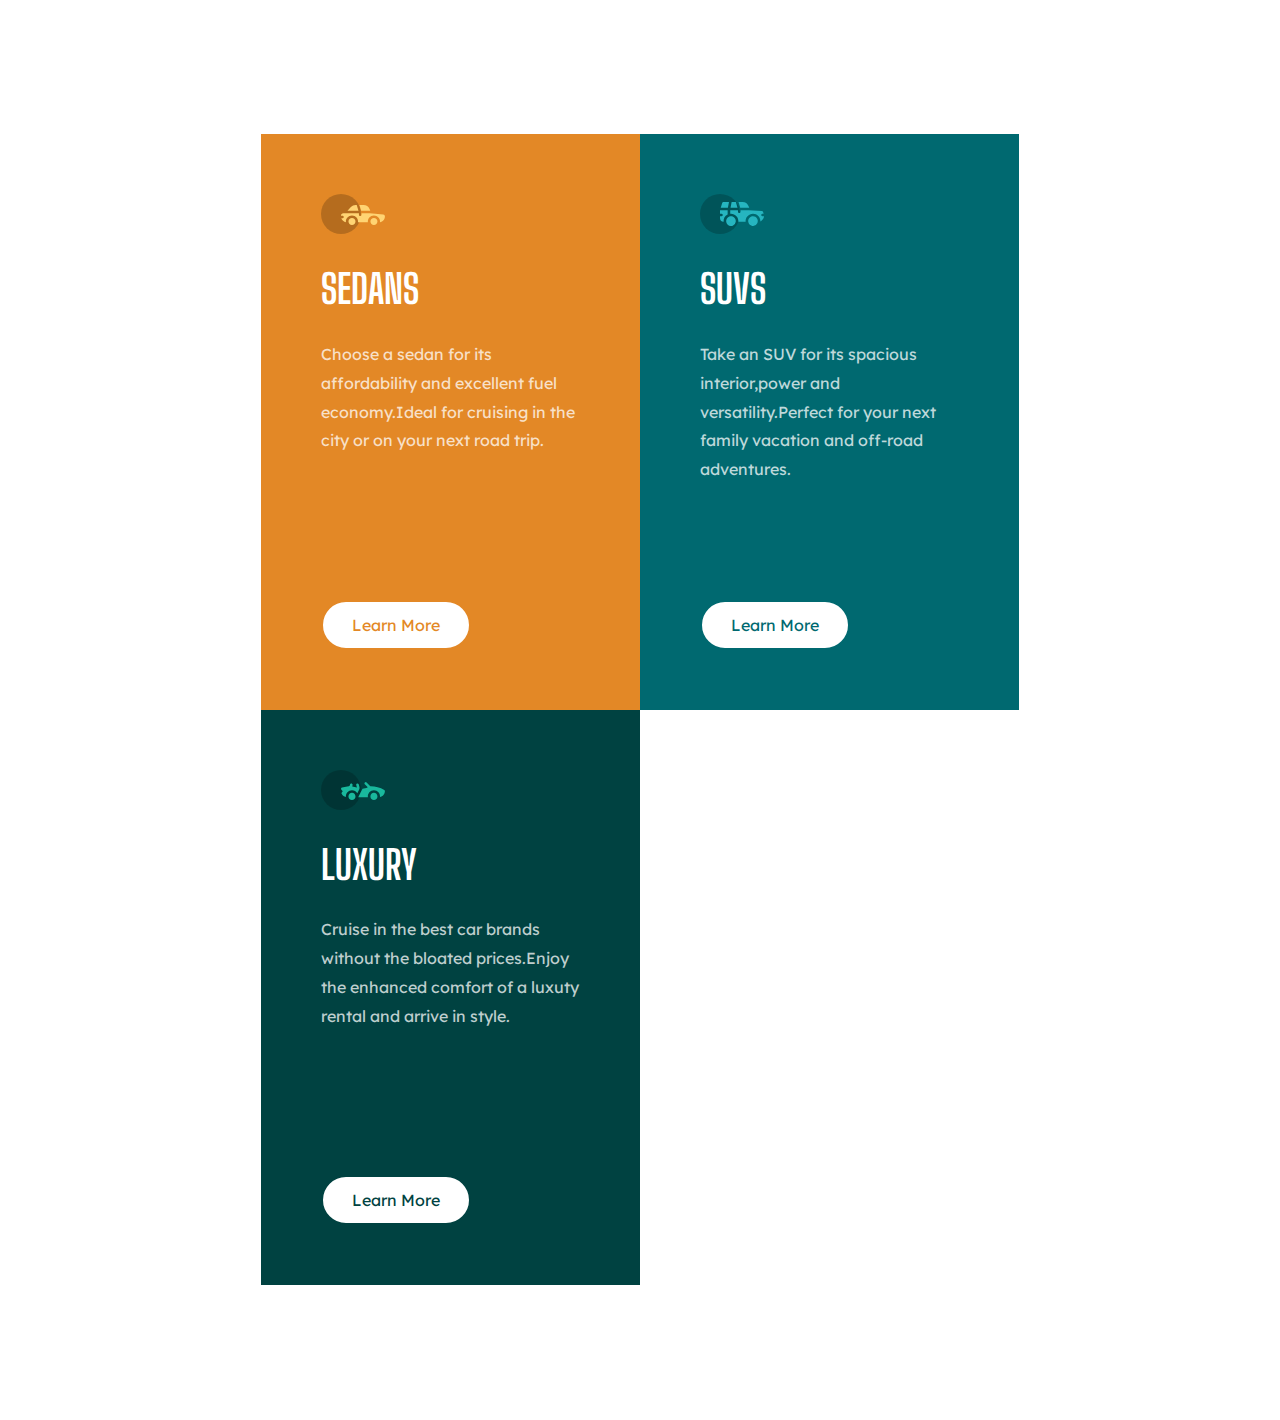
<file: 3-column-preview-card-component-main/index.html>
<!DOCTYPE html>
<html lang="en">
<head>
  <meta charset="UTF-8">
  <meta name="viewport" content="width=device-width, initial-scale=1.0"> <!-- displays site properly based on user's device -->
  <link rel="stylesheet" href="style.css">
  <link rel="icon" type="image/png" sizes="32x32" href="./images/favicon-32x32.png">
  <link rel="preconnect" href="https://fonts.gstatic.com">
  <link href="https://fonts.googleapis.com/css2?family=Lexend+Deca&display=swap" rel="stylesheet">
  <link href="https://fonts.googleapis.com/css2?family=Big+Shoulders+Display:wght@700&family=Lexend+Deca&display=swap" rel="stylesheet">

  <title>Frontend Mentor | 3-column preview card component</title>

</head>
<body>

  <main class="wrapper">
    <div class="content">

      <article class="first">
        <img src="images/icon-sedans.svg" alt="logo1">
        <h1>SEDANS</h1>
        <p>Choose a sedan for its affordability and excellent fuel economy.Ideal for cruising in the city or on your next road trip.</p>
        <a href="">Learn More</a>
      </article>
      <article class="second">
        <img src="images/icon-suvs.svg" alt="logo2">
        <h1>SUVS</h1>
        <p>Take an SUV for its spacious interior,power and versatility.Perfect for your next family vacation and off-road adventures.</p>
        <a href="">Learn More</a>
      </article>
      <article class="third">
        <img src="images/icon-luxury.svg" alt="logo3">
        <h1>LUXURY</h1>
        <p>Cruise in the best car brands without the bloated prices.Enjoy the enhanced comfort of a luxuty rental and arrive in style.</p>
        <a href="">Learn More</a>
      </article>

    </div>
  </main>



</body>
</html>
</file>
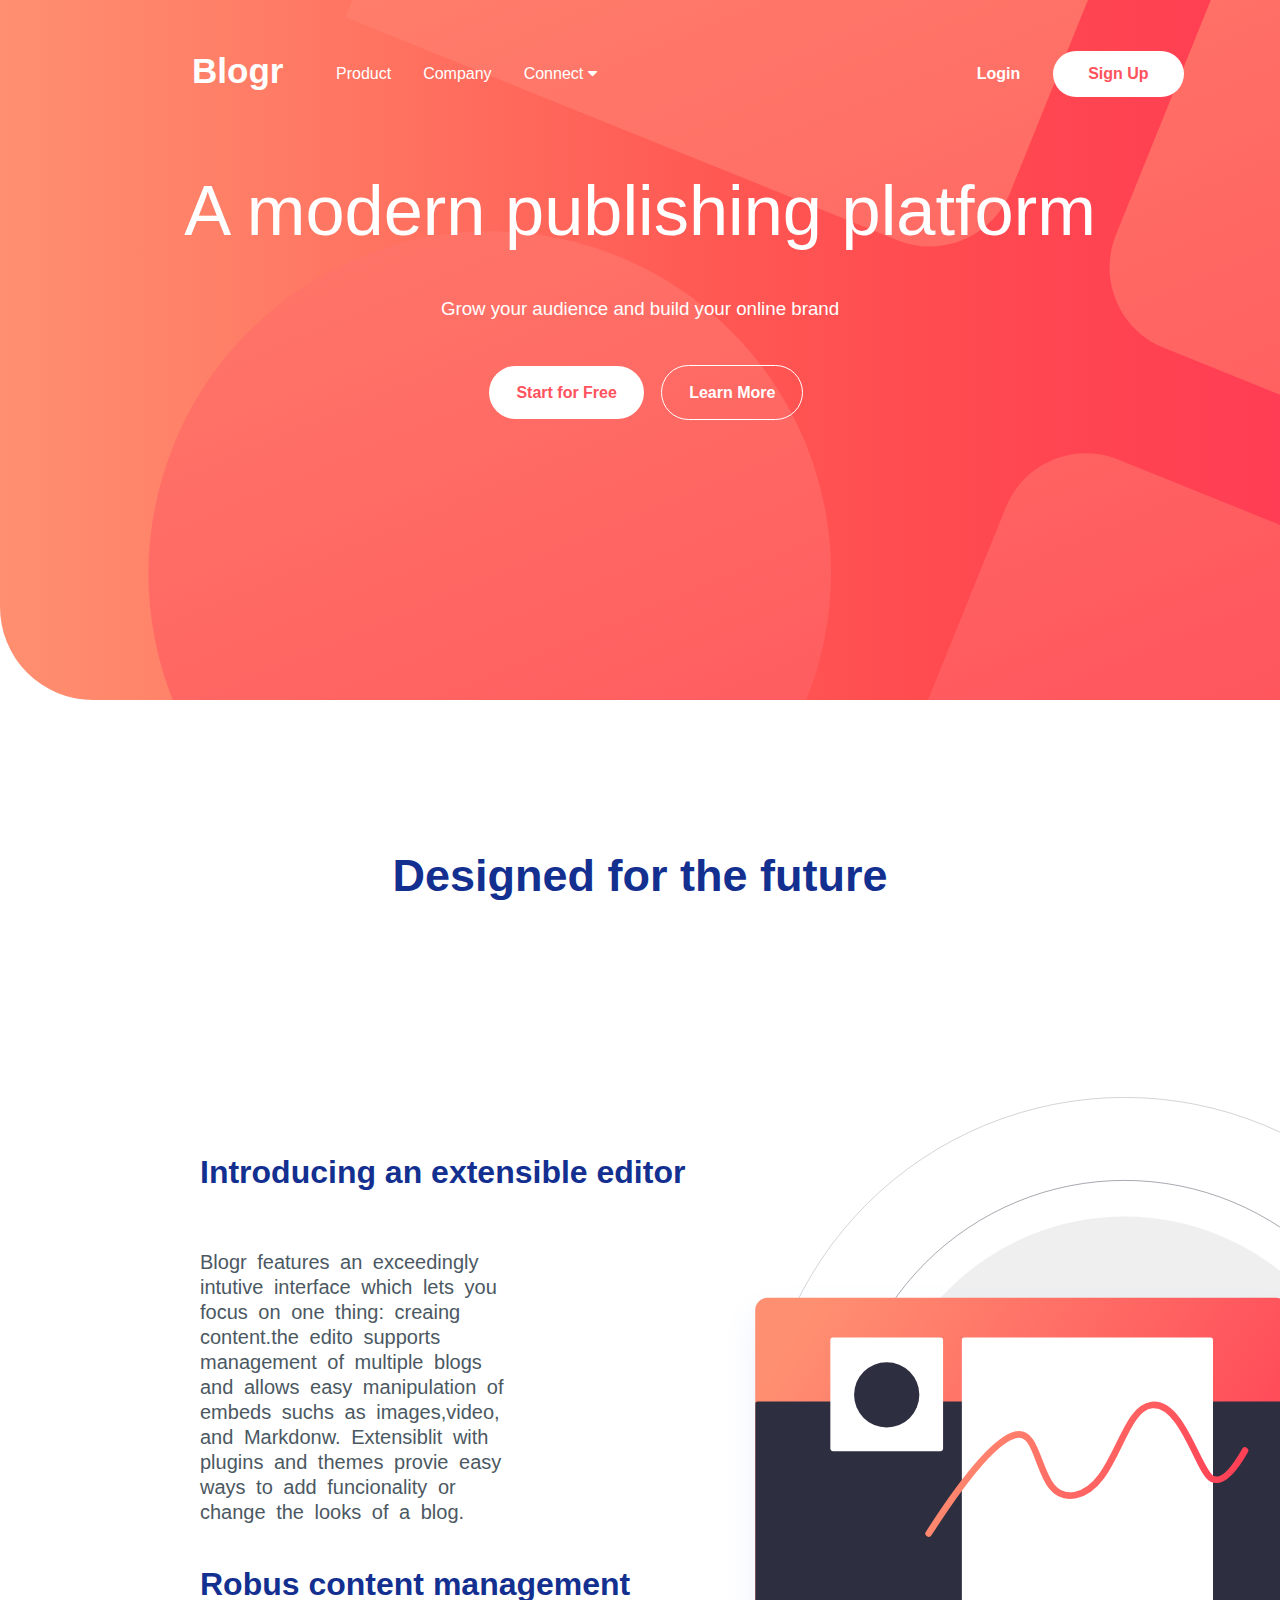
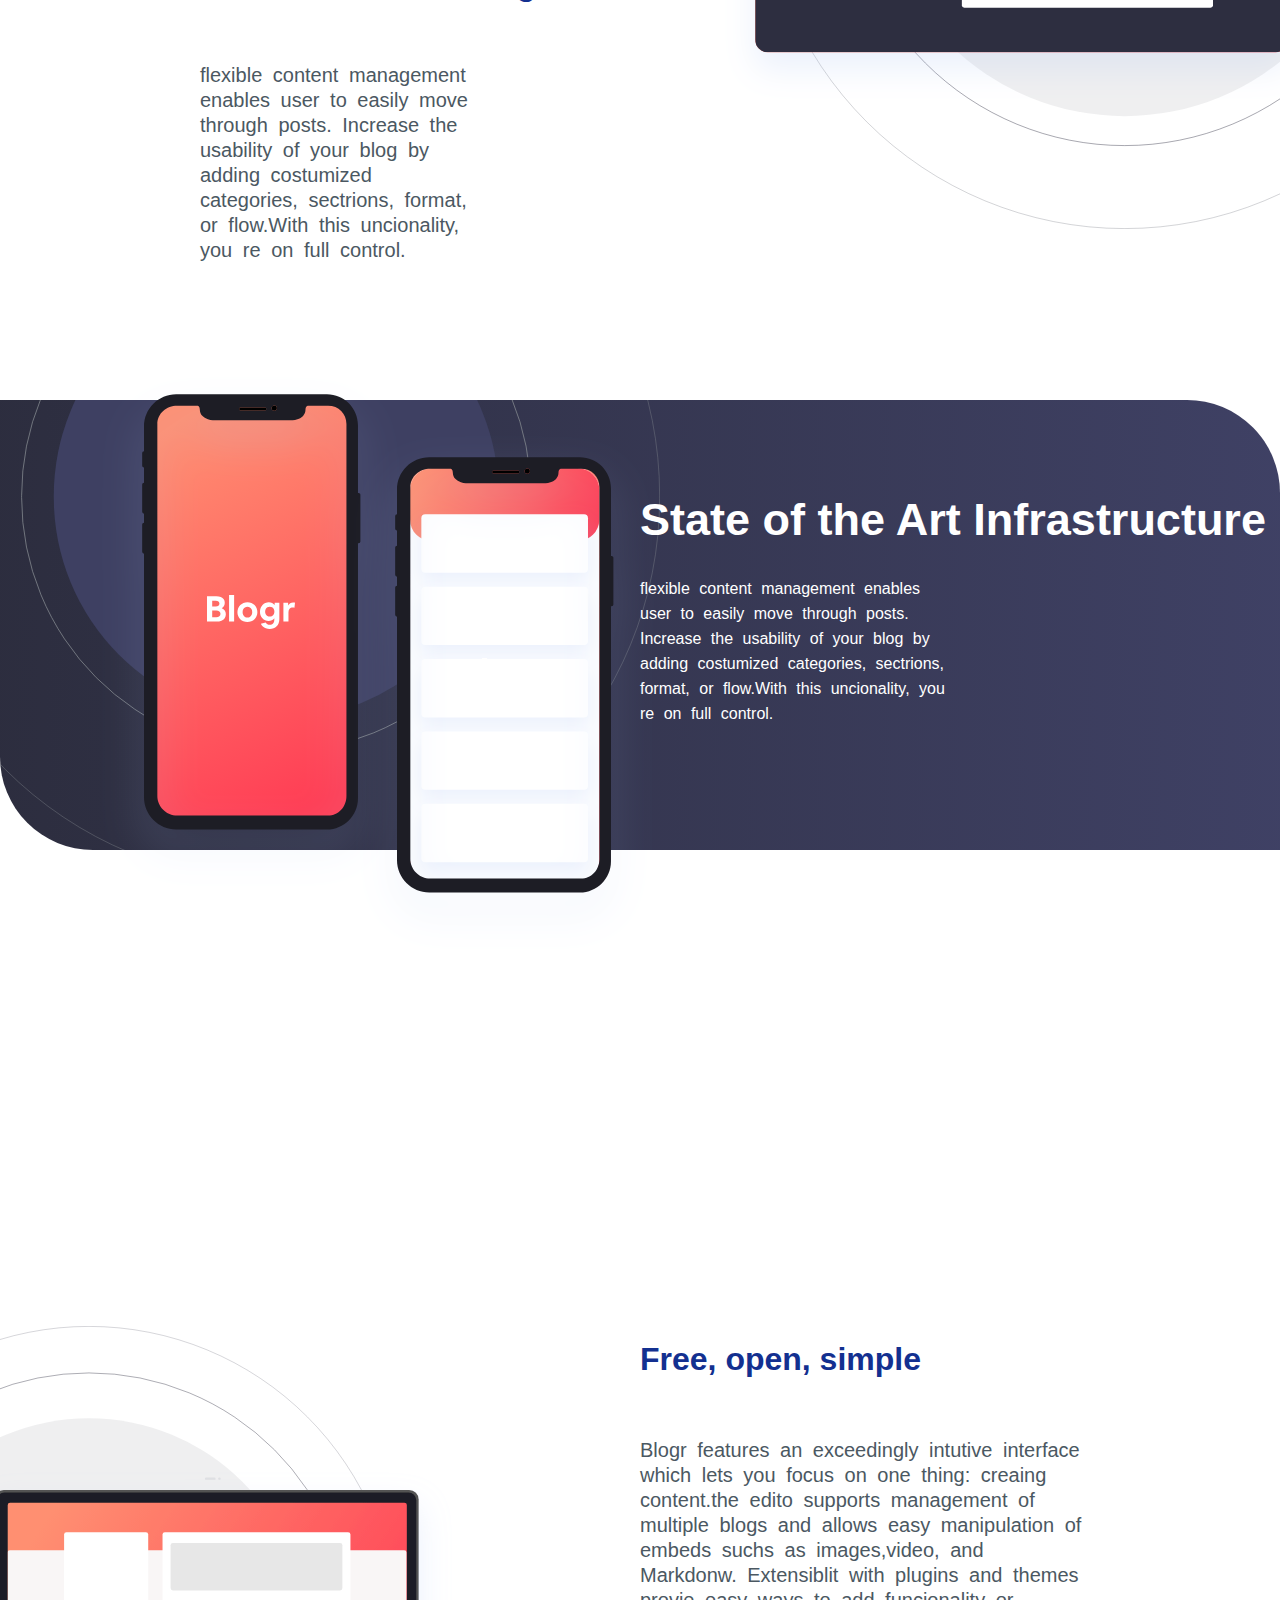
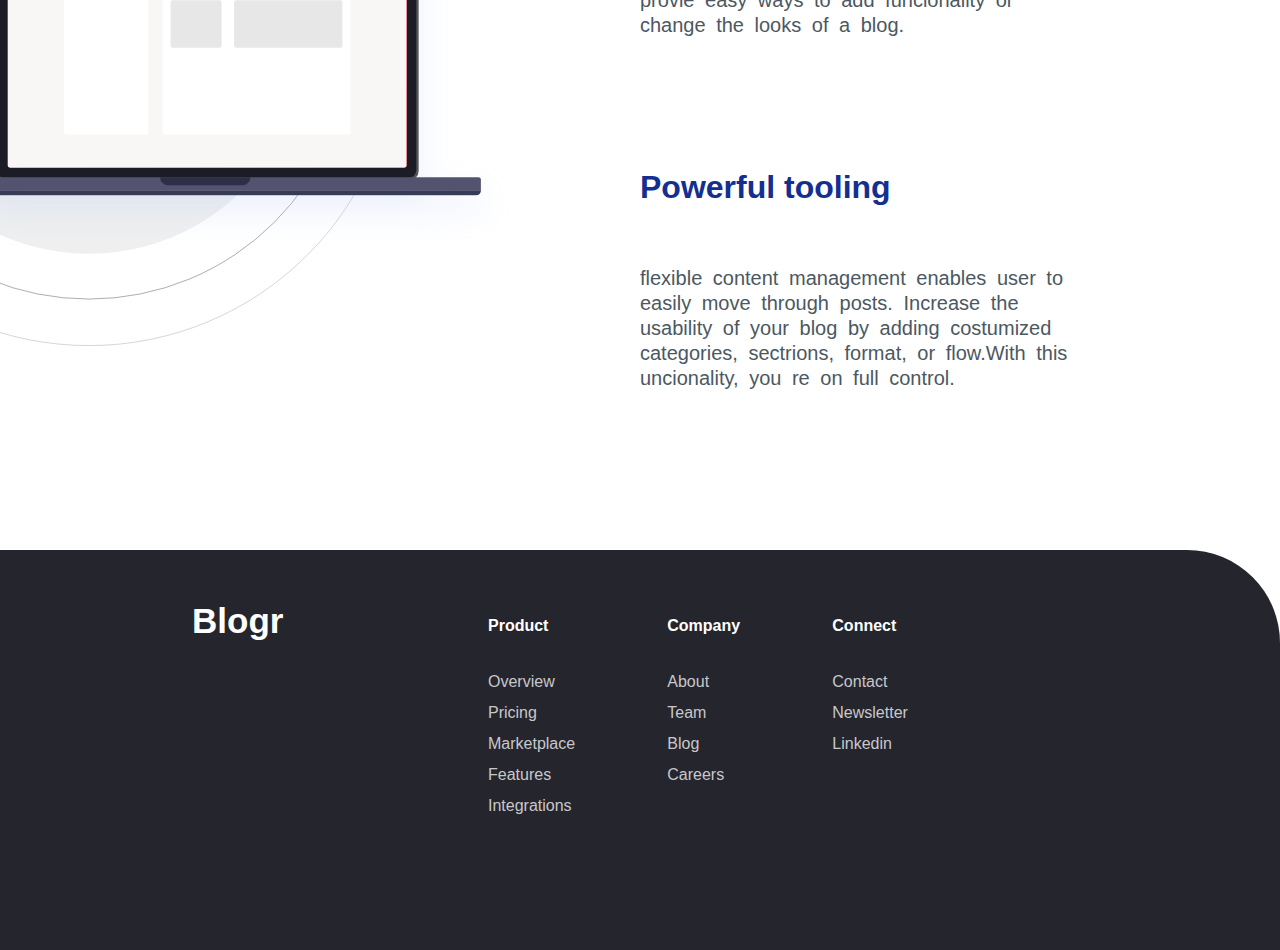
<file: blogr-landing-page-main/index.html>
<!DOCTYPE html>
<html lang="en">
<head>
  <meta charset="UTF-8">
  <meta http-equiv="X-UA-Compatible" content="IE=edge">
  <meta name="viewport" content="width=device-width, initial-scale=1.0">
  <link rel="stylesheet" href="style.css">
  <link rel="stylesheet" href="https://fonts.google.com/specimen/Overpass?preview.text_type=custom">
  <link rel="stylesheet" href="https://cdnjs.cloudflare.com/ajax/libs/font-awesome/4.7.0/css/font-awesome.min.css">
  <title>Document</title>
</head>
<body>
  
  <header class="header">
    <div class="content">
      <div class="logo">
          <a href="">Blogr</a>
      </div>
      <div class="nav">
        <a href="#home">Product</a>
        <a href="#news">Company</a>
      <div class="dropdown">
      <button class="dropbtn">Connect
       <i class="fa fa-caret-down"></i>
      </button>
            <div class="dropdown-content">
              <a href="#">Contact</a>
              <a href="#">Newsletter</a>
              <a href="#">LinkedIn</a>
          </div>
        </div>
        <div class="login">
          <a href="#Login">Login</a>
          <a class="signup" href="#Signup">Sign Up</a>
        </div>
      </div>
      <div class="title">
        <h1>A modern publishing platform</h1>
        <h3>Grow your audience and build your online brand</h6>
          <div class="action">
            <a class="product" href="#home">Start for Free</a>
            <a class="company" href="#news">Learn More</a>
          </div>
      </div>
    </div>
  </header>

<div class="first-container">
    <div class="pozadina">
      <h1 class="naslov-prvi">Designed for the future</h1>
      <div class="tekst-prvi">
        <h1 class="naslov-drugi">Introducing an extensible editor</h1>
        <div class="divider"></div>
        <p class="paragraf-prvi">Blogr features an exceedingly intutive interface which lets you focus on one thing: creaing content.the edito supports management of multiple blogs and allows easy manipulation of embeds suchs as images,video, and Markdonw. Extensiblit with plugins and themes provie easy ways to add funcionality or change the looks of a blog.</p>
        <h1 class="naslov-treci">Robus content management</h1>
        <div class="divider"></div>
        <p class="paragraf-drugi">flexible content management enables user to easily move through posts. Increase the usability of your blog by adding costumized categories, sectrions, format, or flow.With this uncionality, you re on full control.</p>
    </div>
    </div>
</div>
<div class="second-container">
  <div class="druga-pozadina">
    <img class="telefoni" src="images/illustration-phones.svg" alt="phones">
    <div class="tekst-telefon">
      <h1 class="naslov-cetvrti">State of the Art Infrastructure</h1>
      <p class="paragraf-treci">flexible content management enables user to easily move through posts. Increase the usability of your blog by adding costumized categories, sectrions, format, or flow.With this uncionality, you re on full control.</p>
    </div>
  </div>
</div>
<div class="first-container">
  <div class="treca-pozadina">
    <div class="tekst-drugi">
      <h1 class="naslov-drugi">Free, open, simple</h1>
      <div class="divider"></div>
      <p class="paragraf-cetvrti">Blogr features an exceedingly intutive interface which lets you focus on one thing: creaing content.the edito supports management of multiple blogs and allows easy manipulation of embeds suchs as images,video, and Markdonw. Extensiblit with plugins and themes provie easy ways to add funcionality or change the looks of a blog.</p>
      <h1 class="naslov-treci">Powerful tooling</h1>
      <div class="divider"></div>
      <p class="paragraf-peti">flexible content management enables user to easily move through posts. Increase the usability of your blog by adding costumized categories, sectrions, format, or flow.With this uncionality, you re on full control.</p>
  </div>
  </div>
</div>
<footer>
  <div class="footer-logo">
    <a href="">Blogr</a>
  </div>
  <div class="footer-links">
    <ul class="prvi-red">
      <li class="fnaslov-prvi"><a href="#">Product</a></li>
      <li><a href="#">Overview</a></li>
      <li><a href="#">Pricing</a></li>
      <li><a href="#">Marketplace</a></li>
      <li><a href="#">Features</a></li>
      <li><a href="#">Integrations</a></li>
    </ul>
    <ul class="drugi-red">
      <li class="fnaslov-drugi"><a href="#">Company</a></li>
      <li><a href="#">About</a></li>
      <li><a href="#">Team</a></li>
      <li><a href="#">Blog</a></li>
      <li><a href="#">Careers</a></li>
    </ul>
    <ul class="treci-red">
      <li class="fnaslov-treci"><a href="#">Connect</a></li>
      <li><a href="#">Contact</a></li>
      <li><a href="#">Newsletter</a></li>
      <li><a href="#">Linkedin</a></li>
    </ul>
</div>
</footer>

</body>
</html>
</file>
<file: 3-column-preview-card-component-main/style.css>
h1,p{
    color: white;

}
a{
    font-family: 'Lexend Deca', sans-serif;
    border: solid 2px;
    border-radius: 25px;
    width: 120px;
    padding: 5%;
    text-align: center;
    text-decoration: none;
    background-color: white;
}
p{
    font-family: 'Lexend Deca', sans-serif;
    height: 200px;
    color: hsla(0, 0%, 100%, 0.75);
    line-height: 180%;
}
h1{
    font-family: 'Big Shoulders Display', cursive;
    font-size: 2.5em;
}
.wrapper{
    padding: 10% 20% 10% 20%;
}
.content{
    display: grid;
    grid-template-columns: repeat(auto-fit, minmax(300px, 1fr));
     
}
.content > article{
    padding: 60px;
}
.content > article > a{
    margin-top: 60px;
    display: grid;
}
.first{
    background-color: hsl(31, 77%, 52%);
}
.second{
    background-color: hsl(184, 100%, 22%);
}
.third{
    background-color: hsl(179, 100%, 13%);
}

.first > a{
    color: hsl(31, 77%, 52%);
}
.second > a{
    color: hsl(184, 100%, 22%);
}
.third > a{
    color: hsl(179, 100%, 13%);
}

a:hover{
    background-color: transparent;
    color: white;
}
</file>
<file: blogr-landing-page-main/style.css>
html, body{
    padding: auto;
    margin: auto;
    font-family: 'Overpass', sans-serif !important;
    font-weight: 300;
}
.header{
    display: block;
    width: 100%;
    height: 700px;
    background: linear-gradient(90deg, #ff8f70, #ff8269, #ff7461, #ff665a, #ff5753, #ff4c50, #ff4451, #ff3d54);
    border-radius: 0% 0% 0% 93px;
}
.content{
    background-image: url(images/bg-pattern-intro.svg);
    background-repeat: no-repeat;
    background-position: 25% 50%;
    background-size: 215%;
    position: absolute;
    width: 100%;
    height: 700px;
    font-family: 'Overpass', sans-serif;
}
.logo{
    padding: 0;
    margin-top: 4%;
    margin-left: 15%;
    position: absolute;
}
.logo a{
    font-size: 35px;
    font-weight: 600;
    text-decoration: none;
    color: white;
}
.login{
    margin-left: 65%;
    font-weight: 600;
}
.login a{
  margin-left: 5% !important;
}
.title{
  margin-top: 5.7%;
  text-align: center;
}
.title h1{
  font-weight: normal;
  font-size: 4.4em;
  color: white;
}
.title h3{
  color: white;
  font-weight: lighter;
}
.signup{
  background-color: white;
  color: hsl(356, 100%, 66%) !important;
  border-radius: 50px;
  padding-left: 35px !important;
  padding-right: 35px !important;
  text-align: center;
}
.signup:hover {
  background-color: hsl(355, 100%, 74%);
  color: white !important;
  border-radius: 50px;
  padding-left: 35px !important;
  padding-right: 35px !important;
  text-align: center;
}
.product{
  background-color: white;
  color: hsl(356, 100%, 66%);
  border-radius: 50px;
  padding: 18px 27px 18px 27px;
  text-decoration: none;
}
.product:hover{
  background-color: hsl(355, 100%, 74%);
  color: white;
}
.company{
  border-radius: 50px;
  border: white;
  border-style: solid;
  padding: 18px 27px 18px 27px;
  color: white;
  text-decoration: none;
  border-width: 1.5px;
}
.company:hover{
  background-color: white;
  color: hsl(355, 100%, 74%);
}
.action{
  margin-top: 5%;
}
.action a{
  margin-left: 1%;
  font-weight: 600;
  text-align: center;
}
.first-container{
  width: 100%;
  height: 1300px;
}
.pozadina{
  text-align: center;
  background-image: url(images/illustration-editor-desktop.svg);
  background-repeat: no-repeat;
  background-position: 141% 70%;
  background-size: 60%;
  width: 100%;
  height: 1300px;
  
}
.naslov-prvi{
  display: inline-block;
  margin-top: 150px;
  font-weight: 600;
  color: hsl(226, 77%, 32%);
  font-size: 45px;
}

.tekst-prvi{
  margin-top: 200px;
  margin-left: 200px;
}
.naslov-drugi{
float: left;
color: #133090;
}
.paragraf-prvi{
  width: 30%;
  text-align: left;
  color: hsl(207, 13%, 34%);
  font-size: 20px;
  word-spacing: 5px;
  line-height: 25px;
}
.naslov-treci{
float: left;
color: #133090;
}
.paragraf-drugi{
  width: 25%;
  text-align: left;
  color: hsl(207, 13%, 34%);
  font-size: 20px;
  word-spacing: 5px;
  line-height: 25px;
}
.second-container{
  width: 100%;
  height: 450px;
  background: linear-gradient(90deg, hsl(237, 17%, 21%),  hsl(237, 23%, 32%));
  border-radius: 0% 93px 0% 93px;
}
.druga-pozadina{
  background-image: url(images/bg-pattern-circles.svg);
  background-repeat: no-repeat;
  background-position: -21% 90%;
  background-size: 60%;
  width: 100%;
  height: 450px;
}
.telefoni{
  margin-left: 8%;
  margin-top: -2%;
  position: absolute;
  z-index: 100;
  
}
.naslov-cetvrti{
  font-size: 45px;
  color: white;

}
.paragraf-treci{
  color: white;
  width: 50%;
  word-spacing: 5px;
  line-height: 25px;
}
.paragraf-cetvrti{
  width: 70%;
  text-align: left;
  color: hsl(207, 13%, 34%);
  font-size: 20px;
  word-spacing: 5px;
  line-height: 25px;
  padding-bottom: 90px;
}
.paragraf-peti{
  width: 70%;
  text-align: left;
  color: hsl(207, 13%, 34%);
  font-size: 20px;
  word-spacing: 5px;
  line-height: 25px;
}
.tekst-telefon{
  float: right;
  width: 50%;
  margin-top: 5%;
}
.treca-pozadina{
  text-align: center;
  background-image: url(images/illustration-laptop-desktop.svg);
  background-repeat: no-repeat;
  background-position: -43% 70%;
  background-size: 60%;
  width: 100%;
  height: 1300px;
}
.tekst-drugi{
  float: right;
  width: 50%;
  margin-top: 470px;
}
footer{
  width: 100%;
  height: 400px;
  background-color:hsl(240, 10%, 16%);
  border-radius: 0% 93px 0% 0%;
}
.divider{
  height: 1px;
  width: 100%;
  display: inline-block;
}
.footer-logo{
  padding: 0;
  margin-top: 4%;
  margin-left: 15%;
  position: absolute;
}
.footer-logo a{
  font-size: 35px;
  font-weight: 600;
  text-decoration: none;
  color: white;
}
.footer-links a{
  color: hsl(240, 2%, 79%);
  text-decoration: none;
}
.footer-links li{
  list-style: none;
  padding-bottom: 13px;
}
.footer-links{
  width: 40%;
  display: inline-grid;
  grid-template-columns: auto;
  margin-top: 4%;
  margin-left: 35%;
}
.drugi-red{
  grid-row: 1;
}
.prvi-red{
  grid-row: 1;
}
.treci-red{
  grid-row: 1;
}
.fnaslov-prvi{
  margin-bottom: 25px;
  font-weight: 600;
}
.fnaslov-prvi a{
  color: white;
}
.fnaslov-drugi a{
  color: white;
}
.fnaslov-treci a{
  color: white;
}
.fnaslov-drugi{
  margin-bottom: 25px;
  font-weight: 600;
}
.fnaslov-treci{
  margin-bottom: 25px;
  font-weight: 600;
}



/* Navbar container */
.nav {
    overflow: hidden;
    margin-top: 4%;
    margin-left: 25%;
    font-family: 'Overpass', sans-serif;
    font-weight: 300;
  }
  
  /* Links inside the navbar */
  .nav a {
    float: left;
    font-size: 16px;
    color: white;
    text-align: center;
    padding: 14px 16px;
    text-decoration: none;
  }
  
  /* The dropdown container */
  .dropdown {
    float: left;
    overflow: hidden;
  }
  
  /* Dropdown button */
  .dropdown .dropbtn {
    font-size: 16px;
    border: none;
    outline: none;
    color: white;
    padding: 14px 16px;
    background-color: inherit;
    font-family: inherit; /* Important for vertical align on mobile phones */
    margin: 0; /* Important for vertical align on mobile phones */
  }
  
  /* Add a red background color to navbar links on hover */
  .navbar a:hover, .dropdown:hover .dropbtn {
    background-color: none;
  }
  
  /* Dropdown content (hidden by default) */
  .dropdown-content {
    display: none;
    position: absolute;
    background-color: white;
    min-width: 160px;
    box-shadow: 0px 8px 16px 0px rgba(0,0,0,0.2);
    z-index: 1;
    border-radius: 10px;
    padding: 20px 20px 20px 20px;
  }
  
  /* Links inside the dropdown */
  .dropdown-content a {
    float: none;
    color: black;
    text-decoration: none;
    display: block;
    text-align: left;
  }
    .dropdown-content a:hover {
    float: none;
    color: hsl(207, 13%, 34%);
    text-decoration: none;
    display: block;
    text-align: left;
    font-weight: 600;
  }
  
  /* Show the dropdown menu on hover */
  .dropdown:hover .dropdown-content {
    display: block;
  }
</file>
